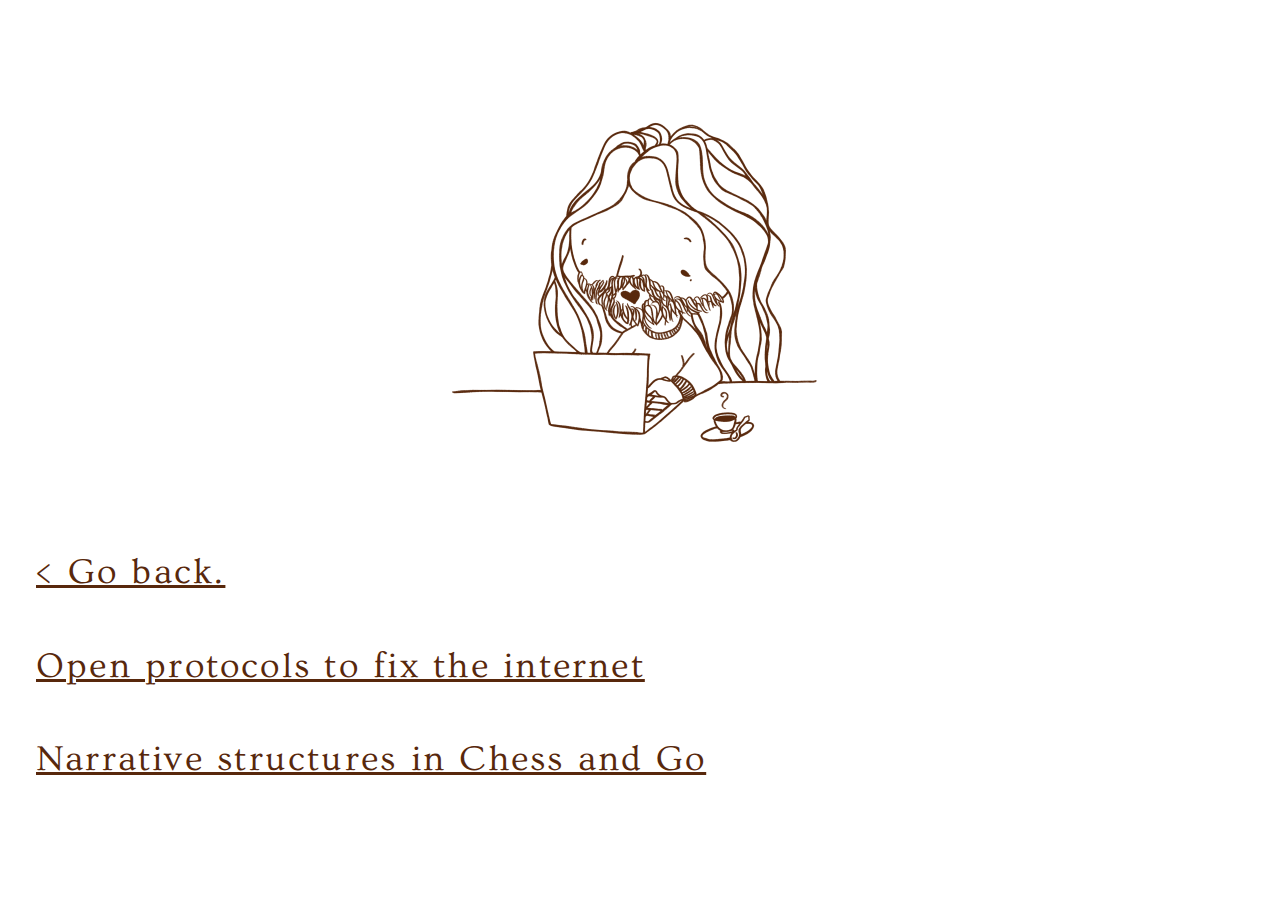
<file: blog.html>
<!DOCTYPE html>
<html>

<head>
	<title>Blog: Conner Moulaison</title>
	<link rel='stylesheet' href='style.css'>
</head>

<body>
	<div style='display: flex; flex-direction: column; align-items: center;'>
		<img src='images/header.png' height=600px style='margin-bottom: 64px; z-index: -1;'>
	</div>

	<article>
		<div id='links-list'>
			<p><a href='index.html'>< Go back.</a></p>
			<p><a href='open_protocols.html'>Open protocols to fix the internet</a></p>
			<p><a href='chess_vs_go.html'>Narrative structures in Chess and Go</a></p>
		</div>
	</article>

</body>

</html>
</file>
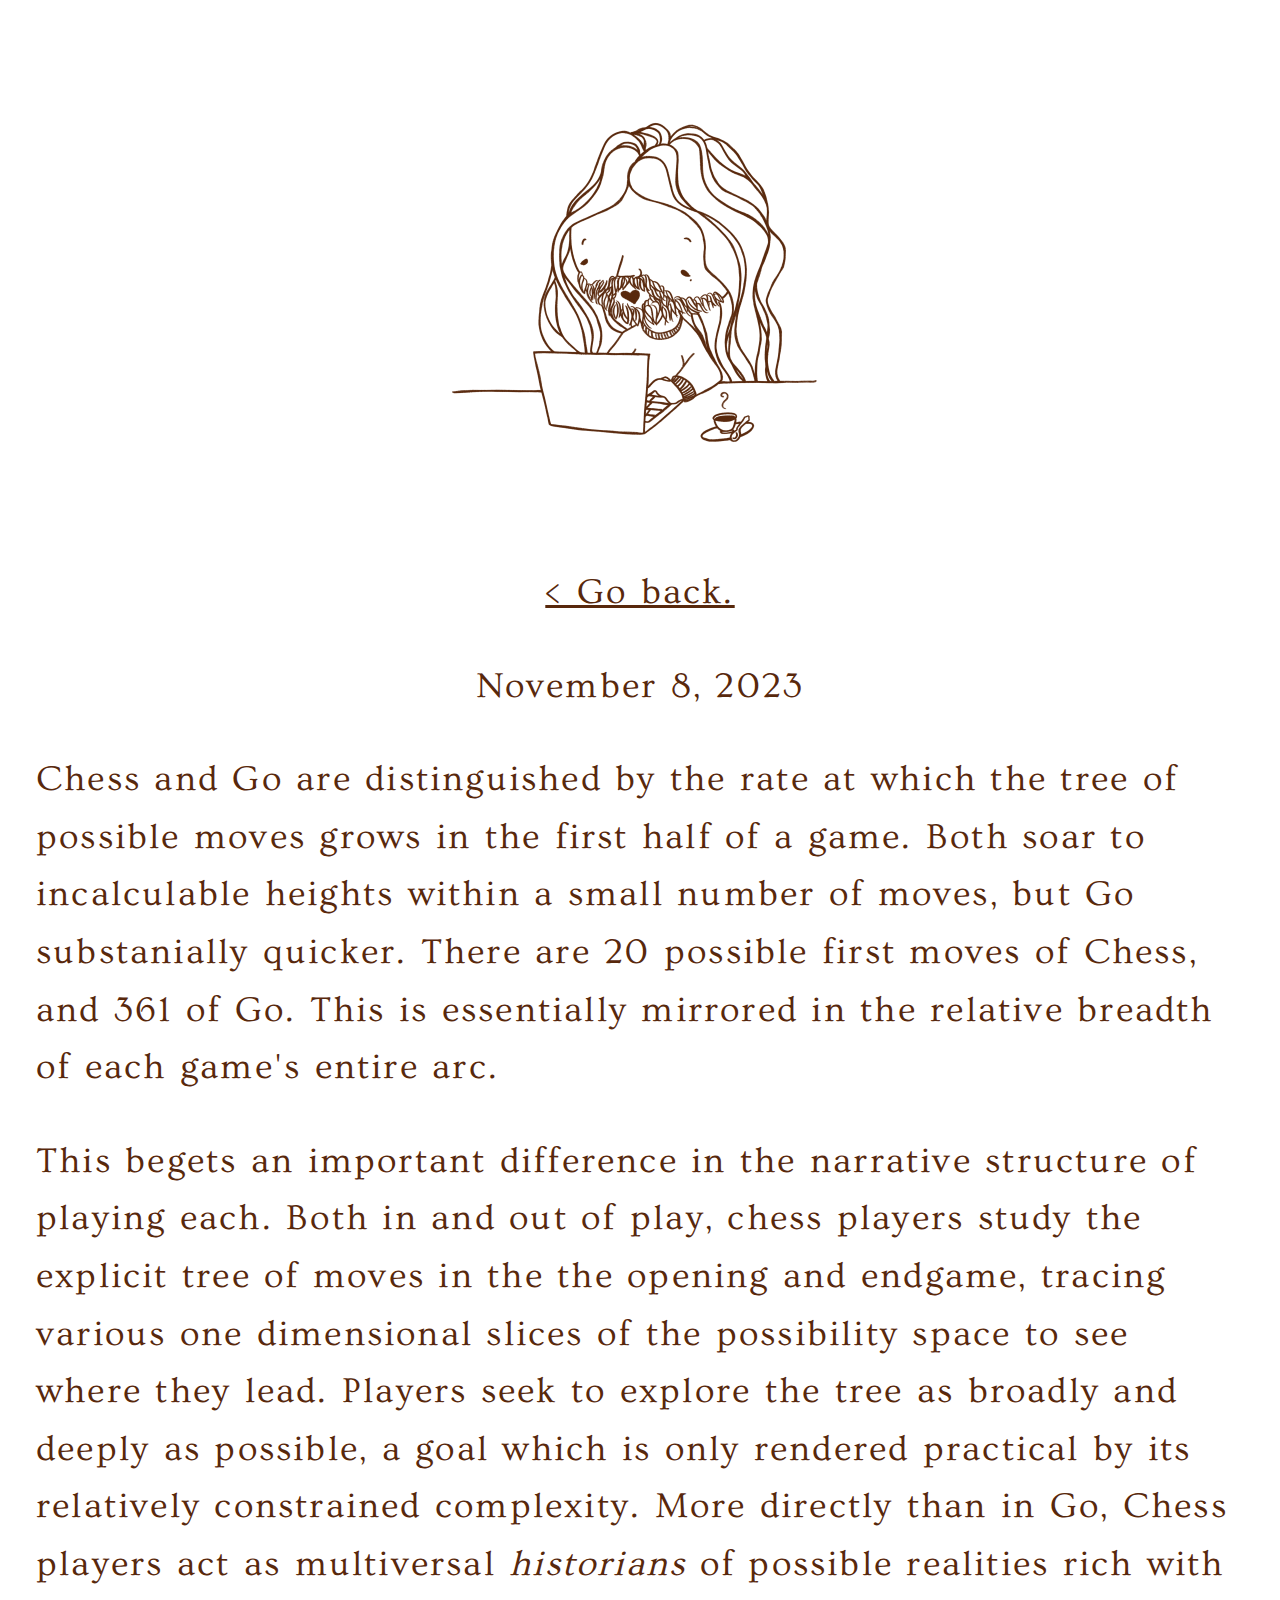
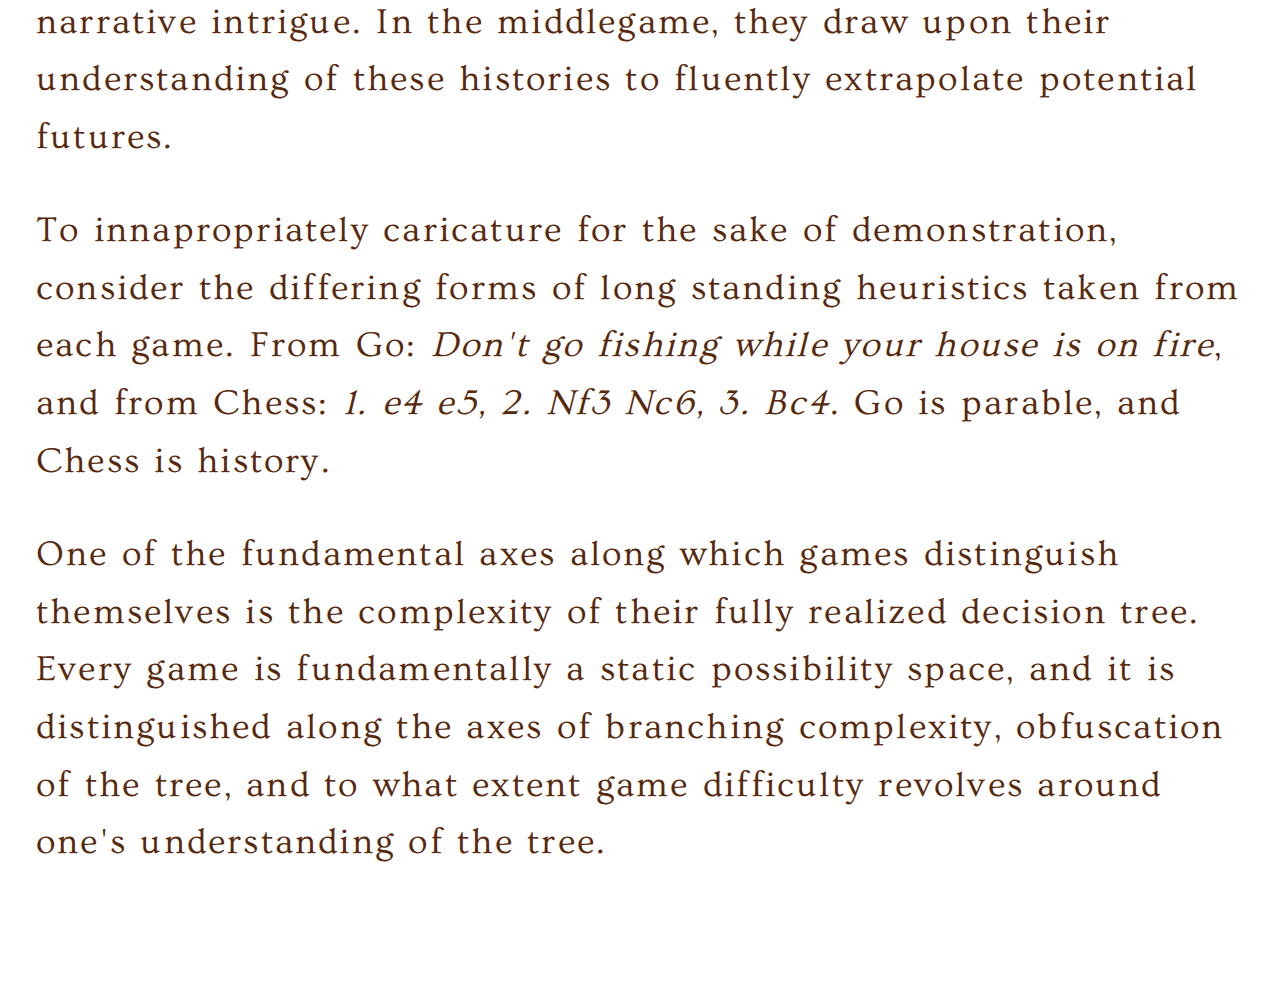
<file: chess_vs_go.html>
<!DOCTYPE html>
<html>

<head>
	<title>Narrative structures in Chess and Go: Conner Moulaison</title>
	<link rel='stylesheet' href='style.css'>
</head>

<body>
	<div style='display: flex; flex-direction: column; align-items: center;'>
		<img src='images/header.png' height=600px style='margin-bottom: 64px; z-index: -1;'>
	</div>

	<article>
		<a href='blog.html'><p style='text-align: center;'>< Go back.</p></a>

		<p style='text-align: center;'>November 8, 2023</p>

		<p>Chess and Go are distinguished by the rate at which the tree of possible moves grows in the first half of a game. Both soar to incalculable heights within a small number of moves, but Go substanially quicker. There are 20 possible first moves of Chess, and 361 of Go. This is essentially mirrored in the relative breadth of each game's entire arc.</p>
		<p>This begets an important difference in the narrative structure of playing each. Both in and out of play, chess players study the explicit tree of moves in the the opening and endgame, tracing various one dimensional slices of the possibility space to see where they lead. Players seek to explore the tree as broadly and deeply as possible, a goal which is only rendered practical by its relatively constrained complexity. More directly than in Go, Chess players act as multiversal <em>historians</em> of possible realities rich with narrative intrigue. In the middlegame, they draw upon their understanding of these histories to fluently extrapolate potential futures.</p>
		<p>To innapropriately caricature for the sake of demonstration, consider the differing forms of long standing heuristics taken from each game. From Go: <em>Don't go fishing while your house is on fire</em>, and from Chess: <em>1. e4 e5, 2. Nf3 Nc6, 3. Bc4</em>. Go is parable, and Chess is history.</p>
		<p>One of the fundamental axes along which games distinguish themselves is the complexity of their fully realized decision tree. Every game is fundamentally a static possibility space, and it is distinguished along the axes of branching complexity, obfuscation of the tree, and to what extent game difficulty revolves around one's understanding of the tree.</p>
	</article>

</body>

</html>
</file>
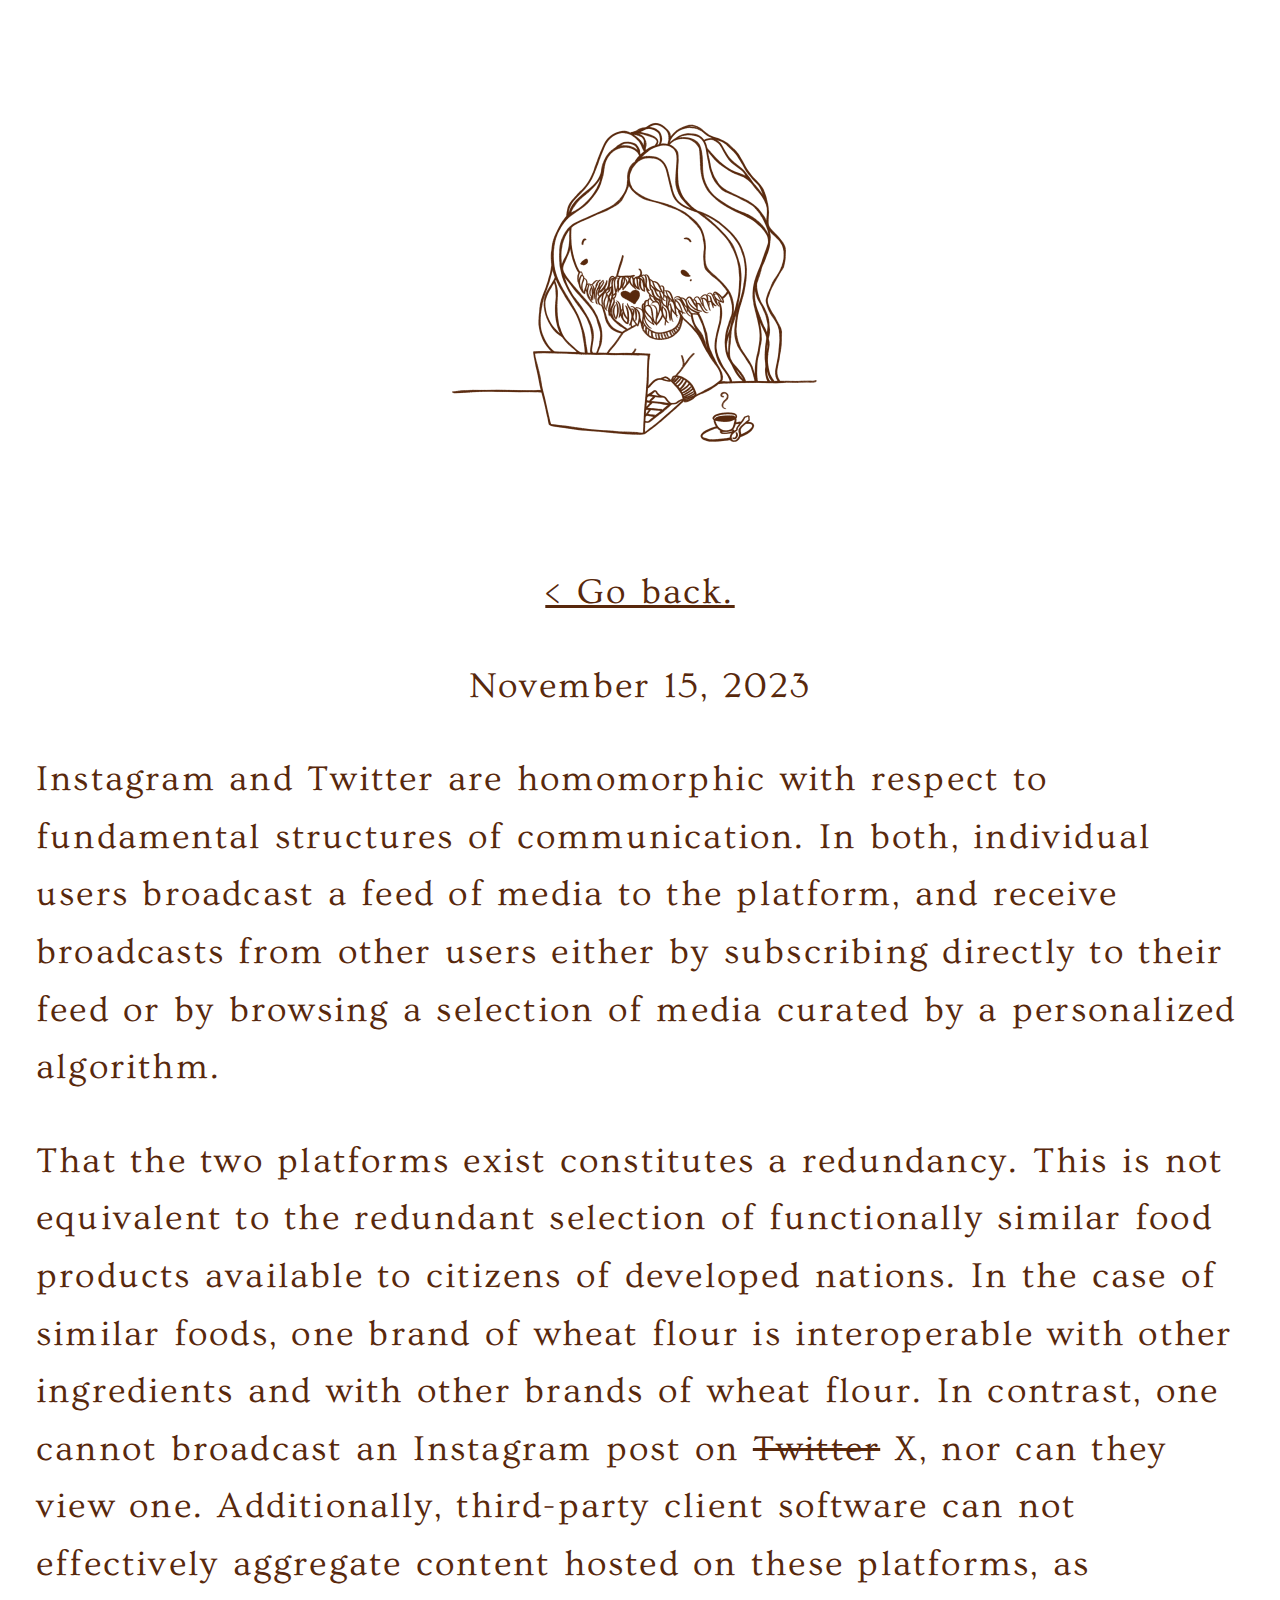
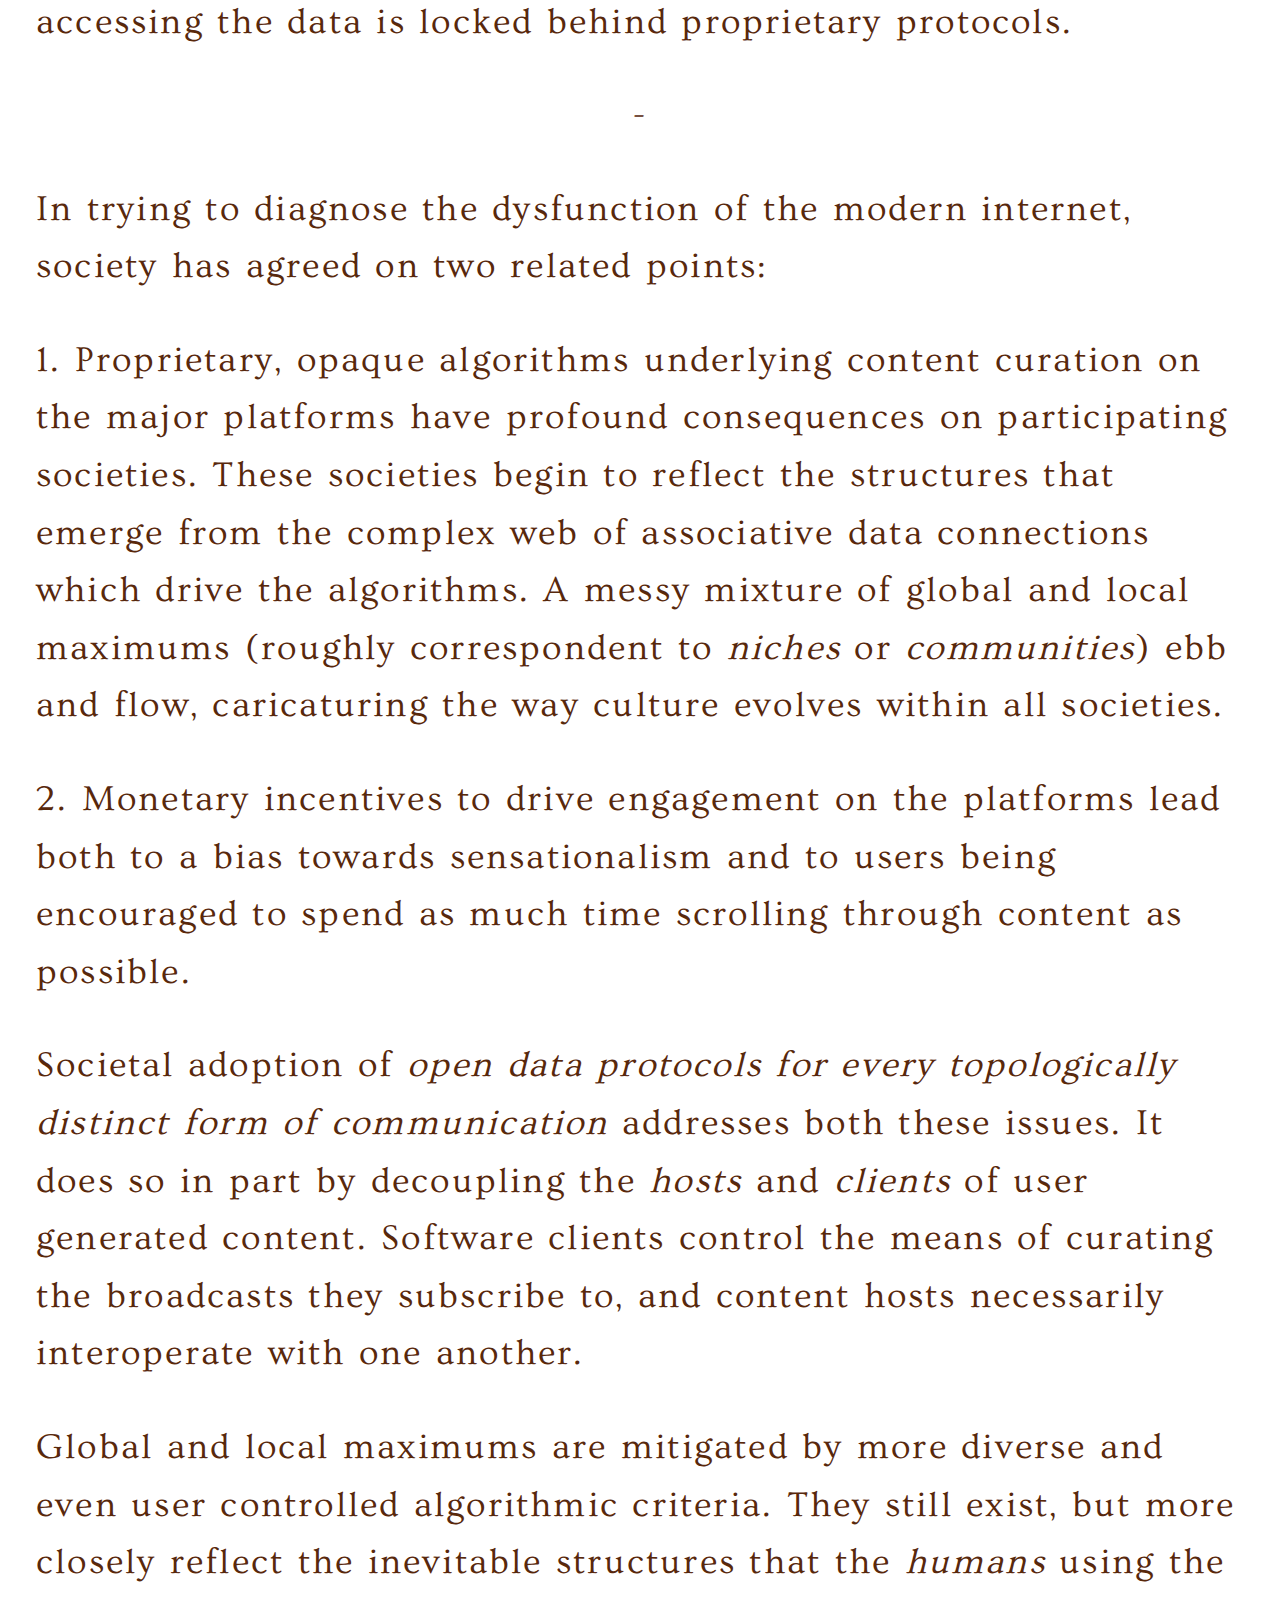
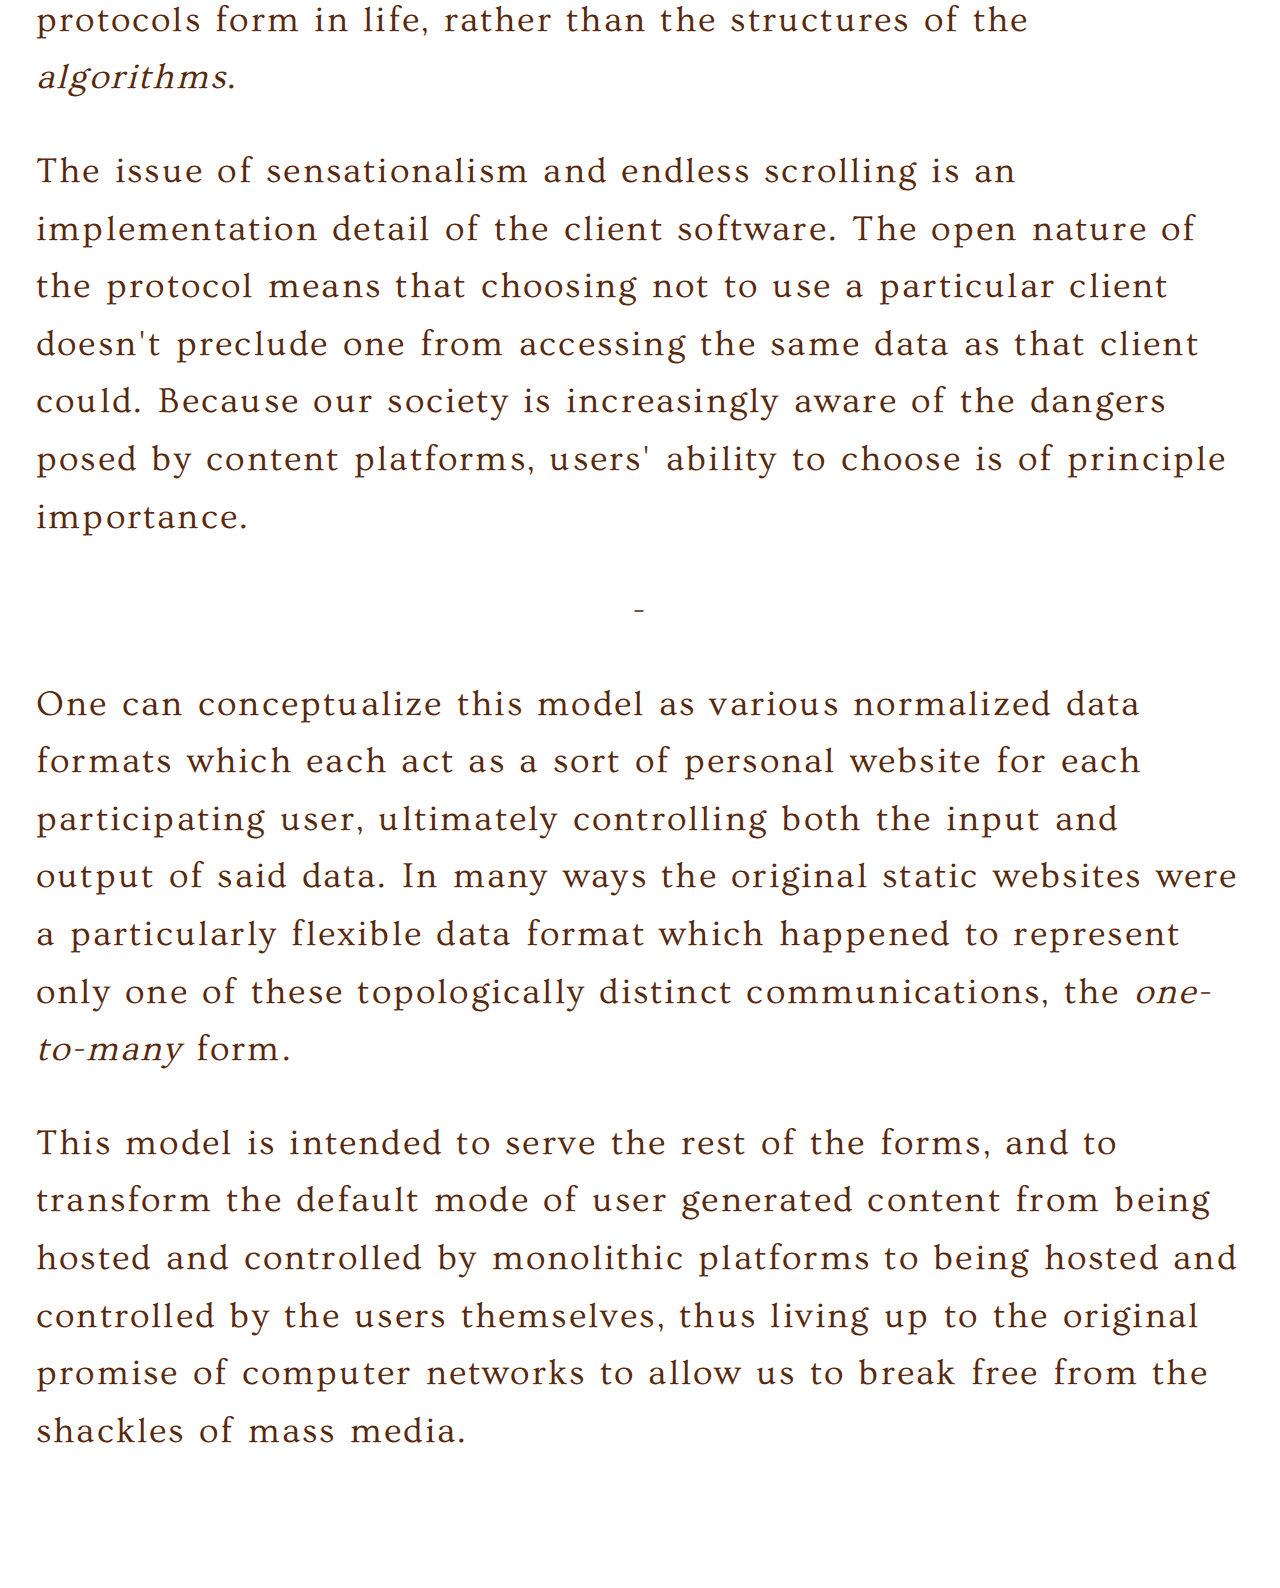
<file: open_protocols.html>
<!DOCTYPE html>
<html>

<head>
	<title>Open protocols to fix the internet: Conner Moulaison</title>
	<link rel='stylesheet' href='style.css'>
</head>

<body>
	<div style='display: flex; flex-direction: column; align-items: center;'>
		<img src='images/header.png' height=600px style='margin-bottom: 64px; z-index: -1;'>
	</div>

	<article>
		<a href='blog.html'><p style='text-align: center;'>< Go back.</p></a>

		<p style='text-align: center;'>November 15, 2023</p>

		<p>Instagram and Twitter are homomorphic with respect to fundamental structures of communication. In both, individual users broadcast a feed of media to the platform, and receive broadcasts from other users either by subscribing directly to their feed or by browsing a selection of media curated by a personalized algorithm.</p>
		<p>That the two platforms exist constitutes a redundancy. This is not equivalent to the redundant selection of functionally similar food products available to citizens of developed nations. In the case of similar foods, one brand of wheat flour is interoperable with other ingredients and with other brands of wheat flour. In contrast, one cannot broadcast an Instagram post on <s>Twitter</s> X, nor can they view one. Additionally, third-party client software can not effectively aggregate content hosted on these platforms, as accessing the data is locked behind proprietary protocols.</p>
		<p style='text-align: center;'>-</p>
		<p>In trying to diagnose the dysfunction of the modern internet, society has agreed on two related points:</p>
		<p>1. Proprietary, opaque algorithms underlying content curation on the major platforms have profound consequences on participating societies. These societies begin to reflect the structures that emerge from the complex web of associative data connections which drive the algorithms. A messy mixture of global and local maximums (roughly correspondent to <em>niches</em> or <em>communities</em>) ebb and flow, caricaturing the way culture evolves within all societies.</p>
		<p>2. Monetary incentives to drive engagement on the platforms lead both to a bias towards sensationalism and to users being encouraged to spend as much time scrolling through content as possible.</p>
		<p>Societal adoption of <em>open data protocols for every topologically distinct form of communication</em> addresses both these issues. It does so in part by decoupling the <em>hosts</em> and <em>clients</em> of user generated content. Software clients control the means of curating the broadcasts they subscribe to, and content hosts necessarily interoperate with one another.</p>
		<p>Global and local maximums are mitigated by more diverse and even user controlled algorithmic criteria. They still exist, but more closely reflect the inevitable structures that the <em>humans</em> using the protocols form in life, rather than the structures of the <em>algorithms</em>.</p>
		<p>The issue of sensationalism and endless scrolling is an implementation detail of the client software. The open nature of the protocol means that choosing not to use a particular client doesn't preclude one from accessing the same data as that client could. Because our society is increasingly aware of the dangers posed by content platforms, users' ability to choose is of principle importance.</p>
		<p style='text-align: center;'>-</p>
		<p>One can conceptualize this model as various normalized data formats which each act as a sort of personal website for each participating user, ultimately controlling both the input and output of said data. In many ways the original static websites were a particularly flexible data format which happened to represent only one of these topologically distinct communications, the <em>one-to-many</em> form.</p>
		<p>This model is intended to serve the rest of the forms, and to transform the default mode of user generated content from being hosted and controlled by monolithic platforms to being hosted and controlled by the users themselves, thus living up to the original promise of computer networks to allow us to break free from the shackles of mass media.</p>
	</article>

</body>

</html>
</file>
<file: style.css>
@font-face {
	font-family: "Ovo";
	font-style: normal;
	src: url('fonts/Ovo-Regular.ttf');
}

* {
	font-weight: unset;
}

::selection {
	background: blue;
	color: white;
}

html {
	font-family: "Ovo", serif;
	color: #58280c;
	line-height: 1.6;
	letter-spacing: 2.2px;
	word-spacing: 2.2px;
}

body {
	margin: auto;
	margin-bottom: 284px;
	padding-top: 0;
	width: 1280px;
}

p {
	margin-bottom: 0;
}

p, a {
	font-size: 36px;
}

h2 {
	font-size: 80px;
	margin-top: 0;
}

h3 {
	font-size: 36px;
}

a {
	color: unset;

	transition: all 0.24s;
}

a:hover {
	color: blue;
}

article {
	margin-top: -136px;
}

.block {
	margin-top: 284px;
}

.split {
	display: grid;
	grid-template-columns: 1fr 1fr;
}

.grid {
	display: grid;
	grid-template-columns: 1fr;
	//grid-template-rows: 1fr 1fr;
	aspect-ratio: 1/1;
	gap: 96px;
}

.grid-card p, .grid-card a {
	font-size: 36px;
}

#title-card {
	display: grid;
	margin-top: 32px;
}

#title-card h1 {
	position: relative;
	top: 284px;

	font-size: 110px;
}

#girlfriend {
	position: relative;
	place-self: end;
	/*left: 800px;*/
	right: 96px;
	bottom: 330px;

	opacity: 0%;
	transition: all 0.25s;
}

#title-card a {
	position: relative;

	place-self: end;
	bottom: 168px;
	left: 120px;
}

#title-card a:hover + p {
	opacity: 100%;
}

#work {
	align-items: baseline;
}

#work img {
	position: relative;
	left: -40px;
	bottom: 179px;
}

#work .grid {
	margin-top: -150px;
}

#links {
	display: flex;
	flex-direction: column;
	align-items: center;
	text-align: center;
}

#links img {
	margin: auto;
}

#links h2 {
	margin-top: 0;
	margin-bottom: 16px;
	width: 400px;
	text-align: center;
}

#links img {
	position: relative;
	bottom: 400px;
	right: 22px;
	margin-bottom: -270px;
}

#links-list p:first-child {
	margin-top: 16px;
}

@media only screen and (max-width: 1280px) {
 	body {
		width: auto;
	  	margin: 0 36px;
	  	margin-bottom: 128px;
  	}

  	.block {
	  	margin-top: 96px;
  	}

  	.split {
		grid-template-columns: 1fr;
		grid-template-rows: auto;
  	}

  	#title-card h1 {
		position: static;
		text-align: center;
		margin-top: 64px;
		margin-bottom: 0;
  	}

  	#title-card a {
	  	position: static;
		place-self: center;
	  	
	  	display: flex;
	  	align-items: center;
  	}

	#title-card a:hover + p {
		opacity: 0%;
	}
}
</file>
